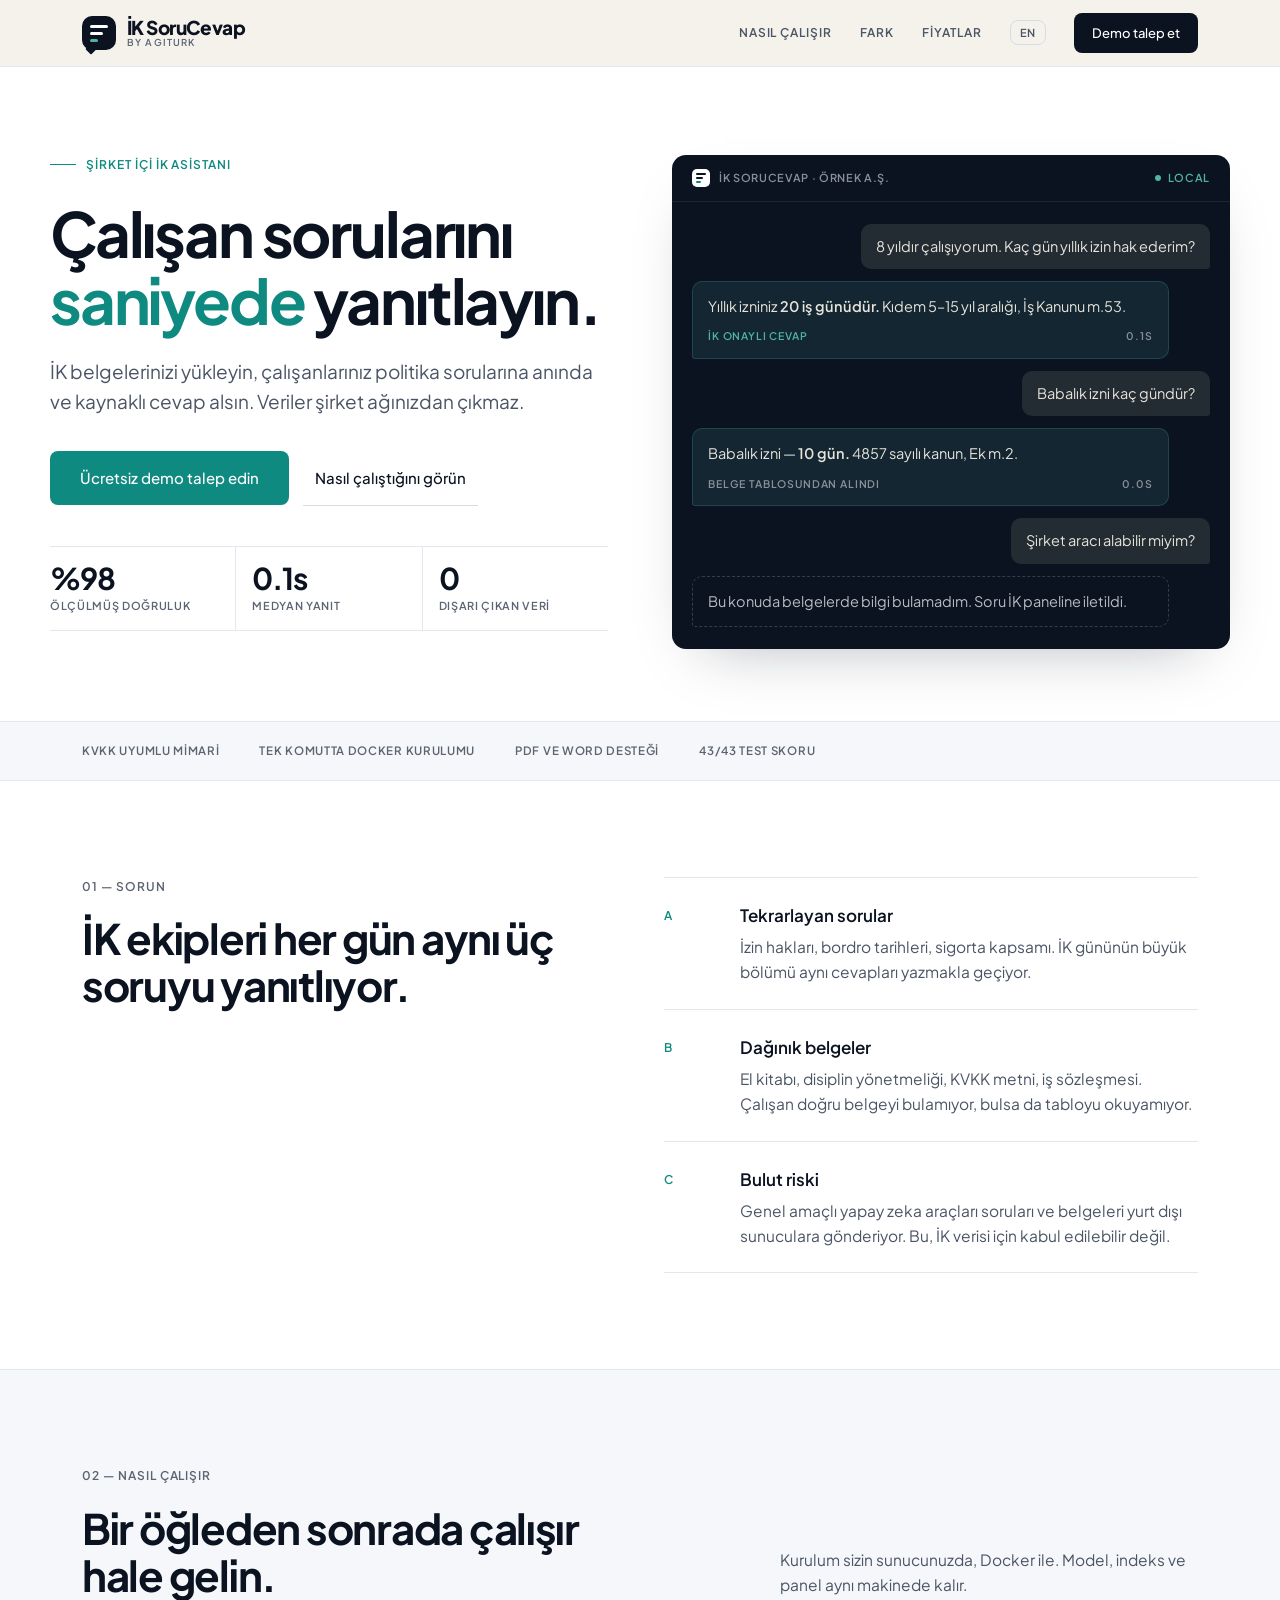
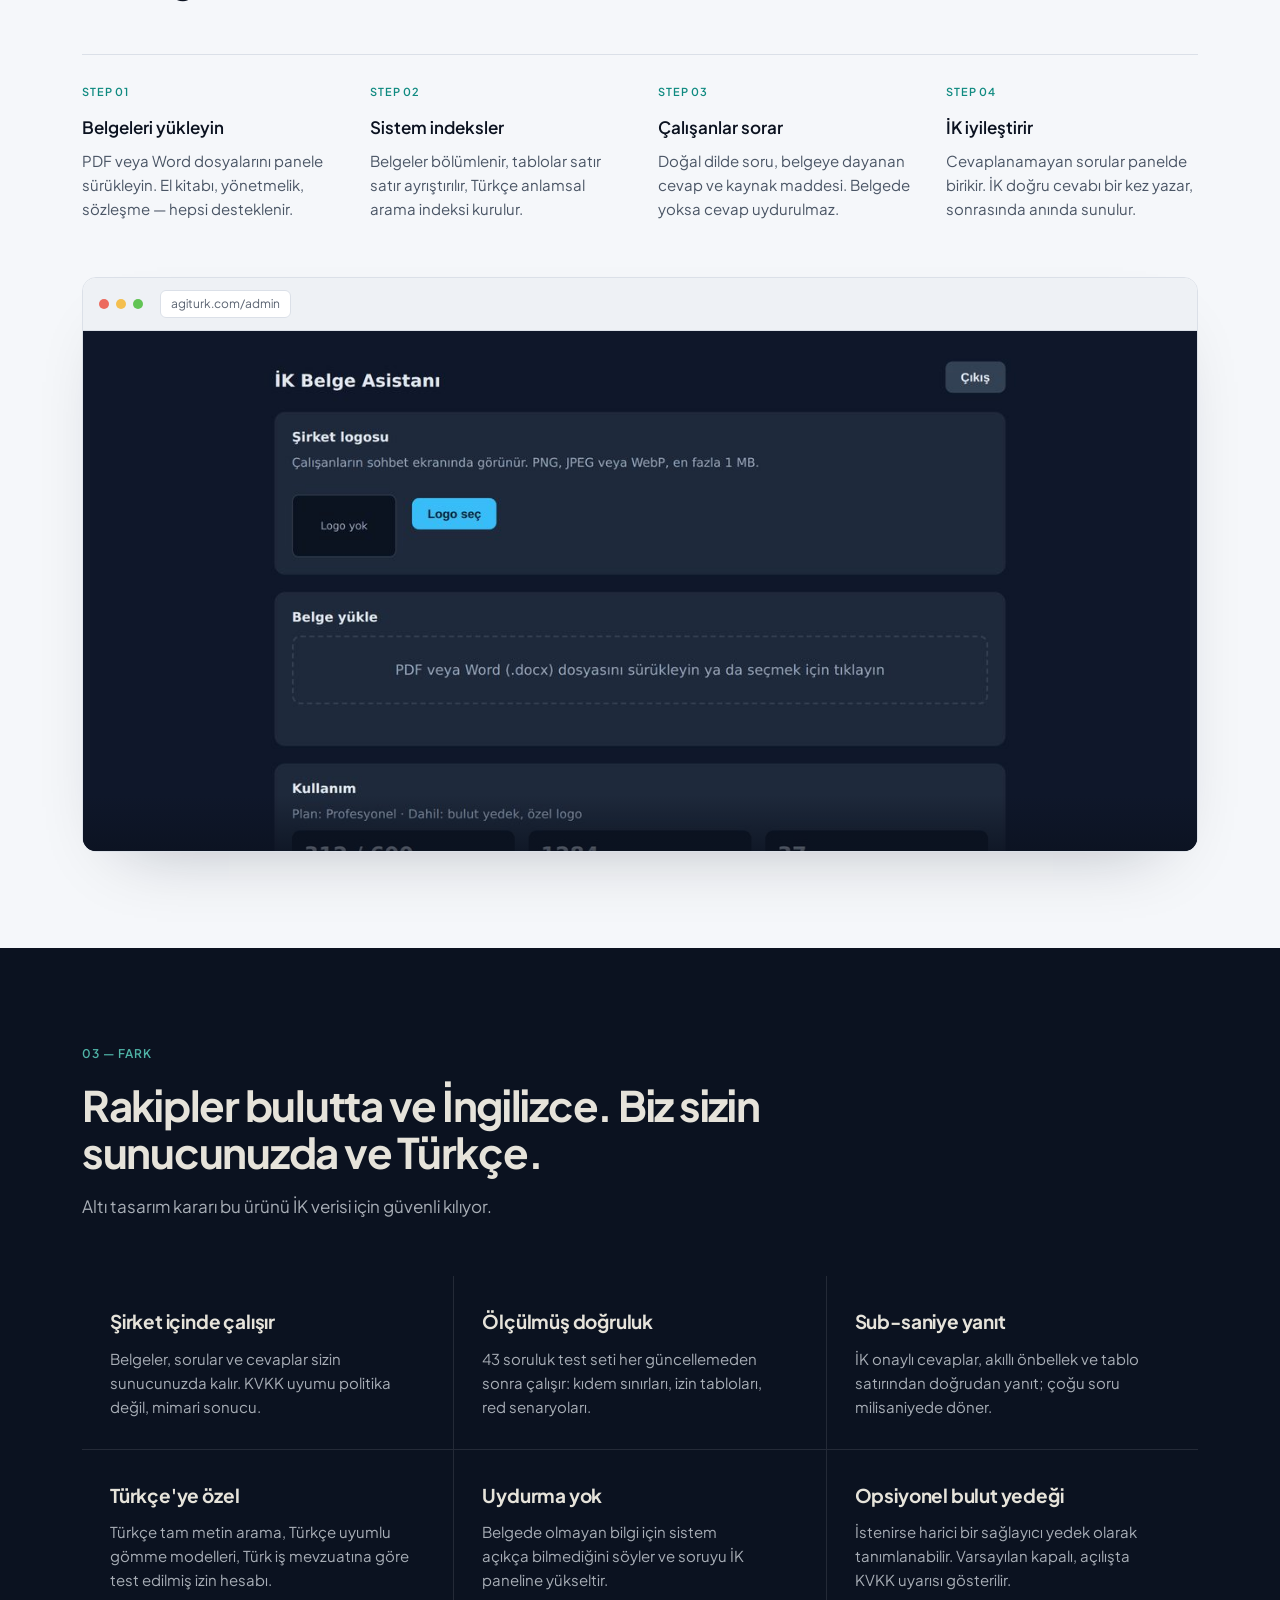
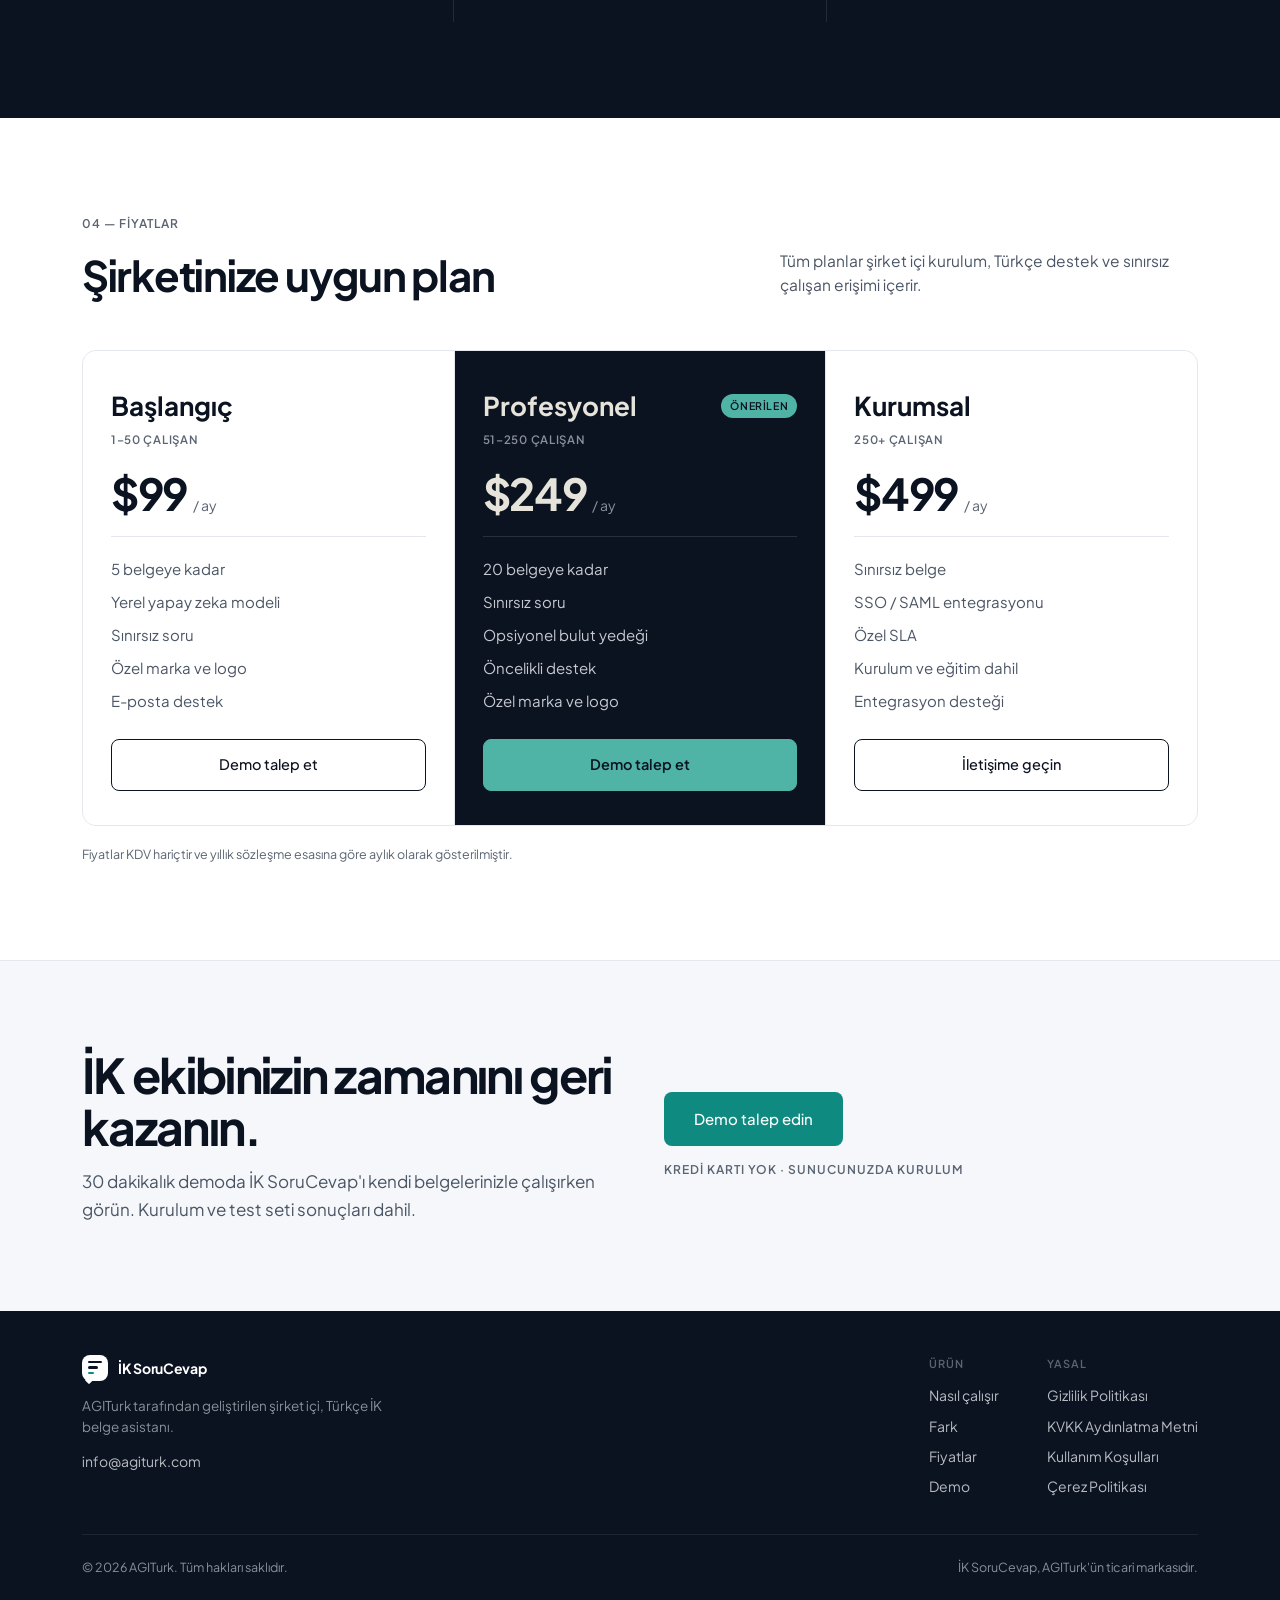
<file: index.html>
<!DOCTYPE html>
<html lang="tr">
<head>
<meta charset="utf-8">
<meta name="viewport" content="width=device-width, initial-scale=1">
<title>İK SoruCevap — Çalışan sorularını saniyede yanıtlayın | AGITurk</title>
<meta name="description" content="İK belgelerinizi yükleyin, çalışanlarınız politika sorularına anında ve kaynaklı cevap alsın. Veriler şirket ağınızdan çıkmaz. KVKK uyumlu, şirket içi İK asistanı.">
<meta property="og:title" content="İK SoruCevap — AGITurk">
<meta property="og:description" content="Şirket içi, Türkçe, KVKK uyumlu İK belge asistanı.">
<meta property="og:type" content="website">
<meta property="og:url" content="https://agiturk.com/">
<link rel="canonical" href="https://agiturk.com/">
<link rel="preconnect" href="https://fonts.googleapis.com">
<link rel="preconnect" href="https://fonts.gstatic.com" crossorigin>
<link href="https://fonts.googleapis.com/css2?family=Plus+Jakarta+Sans:wght@400;500;600;700;800&amp;display=swap" rel="stylesheet">
<link rel="stylesheet" href="site.css">
<script defer src="https://static.cloudflareinsights.com/beacon.min.js" data-cf-beacon='{"token": "66b200e742b14bac8f52933830bd922a"}'></script>
</head>
<body data-lang="tr">

<header>
  <div class="wrap hdr">
    <a href="#top" class="logo" aria-label="İK SoruCevap">
      <span class="mark"><span class="box"><i></i><i></i><i></i></span><span class="tail"></span></span>
      <span class="brand"><b class="tr">İK SoruCevap</b><b class="en">HandbookIQ</b><small lang="en">BY AGITURK</small></span>
    </a>
    <nav>
      <a class="hide-m tr" href="#nasil">Nasıl çalışır</a><a class="hide-m en" href="#nasil">How it works</a>
      <a class="hide-m tr" href="#fark">Fark</a><a class="hide-m en" href="#fark">Difference</a>
      <a class="hide-m tr" href="#fiyat">Fiyatlar</a><a class="hide-m en" href="#fiyat">Pricing</a>
      <button class="lang" onclick="toggleLang()" aria-label="Change language">EN</button>
      <a class="btn-dark tr" href="#demo">Demo talep et</a><a class="btn-dark en" href="#demo">Request demo</a>
    </nav>
  </div>
</header>

<main id="top">
<section class="wrap hero">
  <div>
    <div class="eyebrow"><span class="tr">Şirket içi İK asistanı</span><span class="en">On-premises HR assistant</span></div>
    <h1 class="tr">Çalışan sorularını <em>saniyede</em> yanıtlayın.</h1>
    <h1 class="en">Answer employee questions in <em>seconds</em>.</h1>
    <p class="sub tr">İK belgelerinizi yükleyin, çalışanlarınız politika sorularına anında ve kaynaklı cevap alsın. Veriler şirket ağınızdan çıkmaz.</p>
    <p class="sub en">Upload your HR documents and employees get instant, sourced answers about company policy. Data never leaves your network.</p>
    <div class="cta-row">
      <a class="btn-teal tr" href="#demo">Ücretsiz demo talep edin</a><a class="btn-teal en" href="#demo">Request a free demo</a>
      <a class="btn-link tr" href="#nasil">Nasıl çalıştığını görün</a><a class="btn-link en" href="#nasil">See how it works</a>
    </div>
    <div class="stats">
      <div class="stat"><b class="tr">%98</b><b class="en">98%</b><span class="tr">Ölçülmüş doğruluk</span><span class="en">Measured accuracy</span></div>
      <div class="stat"><b>0.1s</b><span class="tr">Medyan yanıt</span><span class="en">Median answer</span></div>
      <div class="stat"><b>0</b><span class="tr">Dışarı çıkan veri</span><span class="en">Bytes sent out</span></div>
    </div>
  </div>

  <div class="chat" aria-hidden="true">
    <div class="chat-hd">
      <span class="l"><span class="mini"><i></i><i></i><i></i></span><span class="tr">İK SoruCevap · Örnek A.Ş.</span><span class="en">HandbookIQ · Northwind Logistics</span></span>
      <span class="r">local</span>
    </div>
    <div class="chat-bd">
      <div class="m u"><span class="tr">8 yıldır çalışıyorum. Kaç gün yıllık izin hak ederim?</span><span class="en">I've been here 8 years. How many PTO days do I get?</span></div>
      <div class="m b">
        <span class="tr">Yıllık izniniz <strong>20 iş günüdür.</strong> Kıdem 5–15 yıl aralığı, İş Kanunu m.53.</span>
        <span class="en">You accrue <strong>22 days</strong> of PTO per year. Years of service 6–10, Handbook §4.1.</span>
        <div class="meta"><span class="ok"><span class="tr">İK onaylı cevap</span><span class="en">HR-verified answer</span></span><span>0.1s</span></div>
      </div>
      <div class="m u"><span class="tr">Babalık izni kaç gündür?</span><span class="en">How long is parental leave?</span></div>
      <div class="m b">
        <span class="tr">Babalık izni — <strong>10 gün.</strong> 4857 sayılı kanun, Ek m.2.</span>
        <span class="en">Parental leave — <strong>12 weeks</strong>, paid at 100% of base pay. Handbook §5.1.</span>
        <div class="meta"><span><span class="tr">Belge tablosundan alındı</span><span class="en">Read from document table</span></span><span>0.0s</span></div>
      </div>
      <div class="m u"><span class="tr">Şirket aracı alabilir miyim?</span><span class="en">Can I get a company car?</span></div>
      <div class="m b none"><span class="tr">Bu konuda belgelerde bilgi bulamadım. Soru İK paneline iletildi.</span><span class="en">I couldn't find this in the documents I have. The question was routed to your HR team.</span></div>
    </div>
  </div>
</section>

<section class="trust">
  <div class="wrap">
    <span><span class="tr">KVKK uyumlu mimari</span><span class="en">Runs on your infrastructure</span></span>
    <span><span class="tr">Tek komutta Docker kurulumu</span><span class="en">Single-command Docker install</span></span>
    <span><span class="tr">PDF ve Word desteği</span><span class="en">PDF and Word support</span></span>
    <span><span class="tr">43/43 test skoru</span><span class="en">No per-seat pricing</span></span>
  </div>
</section>

<section class="problem">
  <div class="wrap grid">
    <div>
      <div class="eyebrow"><span class="tr">01 — Sorun</span><span class="en">01 — The problem</span></div>
      <h2 class="title tr">İK ekipleri her gün aynı üç soruyu yanıtlıyor.</h2>
      <h2 class="title en">HR teams answer the same three questions every day.</h2>
    </div>
    <div>
      <div class="row"><span class="k">A</span><div>
        <h3 class="tr">Tekrarlayan sorular</h3><h3 class="en">Repetitive questions</h3>
        <p class="tr">İzin hakları, bordro tarihleri, sigorta kapsamı. İK gününün büyük bölümü aynı cevapları yazmakla geçiyor.</p>
        <p class="en">Leave entitlements, payroll dates, insurance coverage. Most of an HR day goes into retyping the same answers.</p>
      </div></div>
      <div class="row"><span class="k">B</span><div>
        <h3 class="tr">Dağınık belgeler</h3><h3 class="en">Scattered documents</h3>
        <p class="tr">El kitabı, disiplin yönetmeliği, KVKK metni, iş sözleşmesi. Çalışan doğru belgeyi bulamıyor, bulsa da tabloyu okuyamıyor.</p>
        <p class="en">Handbook, disciplinary rules, privacy notice, contract. Employees can't find the right file — or can't read the table inside it.</p>
      </div></div>
      <div class="row"><span class="k">C</span><div>
        <h3 class="tr">Bulut riski</h3><h3 class="en">Cloud exposure</h3>
        <p class="tr">Genel amaçlı yapay zeka araçları soruları ve belgeleri yurt dışı sunuculara gönderiyor. Bu, İK verisi için kabul edilebilir değil.</p>
        <p class="en">General-purpose AI tools ship questions and documents to servers abroad. For HR data, that isn't an acceptable trade.</p>
      </div></div>
    </div>
  </div>
</section>

<section class="how" id="nasil">
  <div class="wrap">
    <div class="split">
      <div>
        <div class="eyebrow"><span class="tr">02 — Nasıl çalışır</span><span class="en">02 — How it works</span></div>
        <h2 class="title tr" style="max-width:22ch">Bir öğleden sonrada çalışır hale gelin.</h2>
        <h2 class="title en" style="max-width:22ch">Live by the end of one afternoon.</h2>
      </div>
      <p class="lead"><span class="tr">Kurulum sizin sunucunuzda, Docker ile. Model, indeks ve panel aynı makinede kalır.</span><span class="en">Installed on your server with Docker. Model, index and dashboard all stay on that one machine.</span></p>
    </div>
    <div class="steps">
      <div class="step"><div class="n">STEP 01</div>
        <h3 class="tr">Belgeleri yükleyin</h3><h3 class="en">Upload the documents</h3>
        <p class="tr">PDF veya Word dosyalarını panele sürükleyin. El kitabı, yönetmelik, sözleşme — hepsi desteklenir.</p>
        <p class="en">Drag PDF or Word files into the dashboard. Handbooks, regulations, contracts — all supported.</p></div>
      <div class="step"><div class="n">STEP 02</div>
        <h3 class="tr">Sistem indeksler</h3><h3 class="en">The system indexes</h3>
        <p class="tr">Belgeler bölümlenir, tablolar satır satır ayrıştırılır, Türkçe anlamsal arama indeksi kurulur.</p>
        <p class="en">Documents are split by section, tables parsed row by row, and a semantic search index is built — all locally.</p></div>
      <div class="step"><div class="n">STEP 03</div>
        <h3 class="tr">Çalışanlar sorar</h3><h3 class="en">Employees ask</h3>
        <p class="tr">Doğal dilde soru, belgeye dayanan cevap ve kaynak maddesi. Belgede yoksa cevap uydurulmaz.</p>
        <p class="en">Natural-language question, document-grounded answer, cited clause. If it isn't in the docs, nothing is invented.</p></div>
      <div class="step"><div class="n">STEP 04</div>
        <h3 class="tr">İK iyileştirir</h3><h3 class="en">HR improves it</h3>
        <p class="tr">Cevaplanamayan sorular panelde birikir. İK doğru cevabı bir kez yazar, sonrasında anında sunulur.</p>
        <p class="en">Unanswered questions collect in the dashboard. HR writes the answer once; it's served instantly after that.</p></div>
    </div>
    <div class="shot">
      <div class="shot-chrome"><span></span><span></span><span></span><em class="tr">agiturk.com/admin</em><em class="en">agiturk.com/admin</em></div>
      <div class="shot-window">
        <img src="img/panel-screenshot.jpg" data-src-tr="img/panel-screenshot.jpg" data-src-en="img/panel-screenshot-en.jpg" alt="HR admin dashboard" class="shot-scroll" loading="lazy">
      </div>
    </div>
  </div>
</section>

<section class="diff" id="fark">
  <div class="wrap">
    <div style="max-width:60ch;margin-bottom:56px">
      <div class="eyebrow"><span class="tr">03 — Fark</span><span class="en">03 — Difference</span></div>
      <h2 class="title tr" style="margin-bottom:18px">Rakipler bulutta ve İngilizce. Biz sizin sunucunuzda ve Türkçe.</h2>
      <h2 class="title en" style="margin-bottom:18px">The alternatives are cloud-only and charge per seat. We run on your server, at a flat rate.</h2>
      <p class="lead tr">Altı tasarım kararı bu ürünü İK verisi için güvenli kılıyor.</p>
      <p class="lead en">Six design decisions that make this safe for HR data and predictable for your budget.</p>
    </div>
    <div class="grid">
      <div class="cell"><h3 class="tr">Şirket içinde çalışır</h3><h3 class="en">Runs on your network</h3>
        <p class="tr">Belgeler, sorular ve cevaplar sizin sunucunuzda kalır. KVKK uyumu politika değil, mimari sonucu.</p>
        <p class="en">Documents, questions and answers stay on your server. Data residency by architecture, not by policy — no subprocessor list to review.</p></div>
      <div class="cell"><h3 class="tr">Ölçülmüş doğruluk</h3><h3 class="en">Measured accuracy</h3>
        <p class="tr">43 soruluk test seti her güncellemeden sonra çalışır: kıdem sınırları, izin tabloları, red senaryoları.</p>
        <p class="en">An evaluation suite runs after every update: tenure boundaries, leave tables, benefits eligibility and refusal cases. We show you the results before you buy.</p></div>
      <div class="cell"><h3 class="tr">Sub-saniye yanıt</h3><h3 class="en">Sub-second answers</h3>
        <p class="tr">İK onaylı cevaplar, akıllı önbellek ve tablo satırından doğrudan yanıt; çoğu soru milisaniyede döner.</p>
        <p class="en">HR-verified answers, a smart cache and direct table-row lookups return most questions in milliseconds.</p></div>
      <div class="cell"><h3 class="tr">Türkçe'ye özel</h3><h3 class="en">Flat pricing</h3>
        <p class="tr">Türkçe tam metin arama, Türkçe uyumlu gömme modelleri, Türk iş mevzuatına göre test edilmiş izin hesabı.</p>
        <p class="en">One price per plan, unlimited employees. A 200-person company pays the same whether 20 or 200 people use it.</p></div>
      <div class="cell"><h3 class="tr">Uydurma yok</h3><h3 class="en">No fabrication</h3>
        <p class="tr">Belgede olmayan bilgi için sistem açıkça bilmediğini söyler ve soruyu İK paneline yükseltir.</p>
        <p class="en">When something isn't in the documents the system says so plainly and escalates the question to HR.</p></div>
      <div class="cell"><h3 class="tr">Opsiyonel bulut yedeği</h3><h3 class="en">Optional cloud fallback</h3>
        <p class="tr">İstenirse harici bir sağlayıcı yedek olarak tanımlanabilir. Varsayılan kapalı, açılışta KVKK uyarısı gösterilir.</p>
        <p class="en">An external provider can be configured as fallback. Off by default, enabled only behind an explicit data-handling notice.</p></div>
    </div>
  </div>
</section>

<section class="pricing" id="fiyat">
  <div class="wrap">
    <div class="split" style="margin-bottom:52px">
      <div>
        <div class="eyebrow"><span class="tr">04 — Fiyatlar</span><span class="en">04 — Pricing</span></div>
        <h2 class="title tr">Şirketinize uygun plan</h2><h2 class="title en">A plan that fits your company</h2>
      </div>
      <p class="lead"><span class="tr">Tüm planlar şirket içi kurulum, Türkçe destek ve sınırsız çalışan erişimi içerir.</span><span class="en">Every plan includes self-hosted installation, unlimited employees and email support.</span></p>
    </div>
    <div class="plans">
      <div class="plan">
        <h3 class="tr">Başlangıç</h3><h3 class="en">Starter</h3>
        <div class="who">1–50 <span class="tr">çalışan</span><span class="en">employees</span></div>
        <div class="price"><b>$99</b><span class="tr">/ ay</span><span class="en">/ mo</span></div>
        <ul class="tr"><li>5 belgeye kadar</li><li>Yerel yapay zeka modeli</li><li>Sınırsız soru</li><li>Özel marka ve logo</li><li>E-posta destek</li></ul>
        <ul class="en"><li>Up to 5 documents</li><li>Local AI model</li><li>Unlimited questions</li><li>Custom branding</li><li>Email support</li></ul>
        <a class="tr" href="#demo">Demo talep et</a><a class="en" href="#demo">Request demo</a>
      </div>
      <div class="plan hi">
        <div class="top"><h3 class="tr">Profesyonel</h3><h3 class="en">Professional</h3><span class="tag tr">Önerilen</span><span class="tag en">Popular</span></div>
        <div class="who">51–250 <span class="tr">çalışan</span><span class="en">employees</span></div>
        <div class="price"><b>$249</b><span class="tr">/ ay</span><span class="en">/ mo</span></div>
        <ul class="tr"><li>20 belgeye kadar</li><li>Sınırsız soru</li><li>Opsiyonel bulut yedeği</li><li>Öncelikli destek</li><li>Özel marka ve logo</li></ul>
        <ul class="en"><li>Up to 20 documents</li><li>Unlimited questions</li><li>Optional cloud fallback</li><li>Priority support</li><li>Custom branding</li></ul>
        <a class="tr" href="#demo">Demo talep et</a><a class="en" href="#demo">Request demo</a>
      </div>
      <div class="plan">
        <h3 class="tr">Kurumsal</h3><h3 class="en">Enterprise</h3>
        <div class="who">250+ <span class="tr">çalışan</span><span class="en">employees</span></div>
        <div class="price"><b>$499</b><span class="tr">/ ay</span><span class="en">/ mo</span></div>
        <ul class="tr"><li>Sınırsız belge</li><li>SSO / SAML entegrasyonu</li><li>Özel SLA</li><li>Kurulum ve eğitim dahil</li><li>Entegrasyon desteği</li></ul>
        <ul class="en"><li>Unlimited documents</li><li>SSO / SAML integration</li><li>Custom SLA</li><li>Setup and training included</li><li>Integration support</li></ul>
        <a class="tr" href="#demo">İletişime geçin</a><a class="en" href="#demo">Contact us</a>
      </div>
    </div>
    <p class="fine"><span class="tr">Fiyatlar KDV hariçtir ve yıllık sözleşme esasına göre aylık olarak gösterilmiştir.</span><span class="en">Prices exclude VAT and are shown per month on an annual agreement.</span></p>
  </div>
</section>

<section class="cta" id="demo">
  <div class="wrap grid">
    <div>
      <h2 class="tr">İK ekibinizin zamanını geri kazanın.</h2><h2 class="en">Give your HR team their time back.</h2>
      <p class="tr">30 dakikalık demoda İK SoruCevap'ı kendi belgelerinizle çalışırken görün. Kurulum ve test seti sonuçları dahil.</p>
      <p class="en">In a 30-minute demo, see HandbookIQ running on your own handbook — install walkthrough and eval results included.</p>
    </div>
    <div class="side">
      <a class="btn-teal tr" href="mailto:info@agiturk.com?subject=%C4%B0K%20SoruCevap%20Demo%20Talebi">Demo talep edin</a>
      <a class="btn-teal en" href="mailto:info@agiturk.com?subject=%C4%B0K%20SoruCevap%20Demo%20Request">Request a demo</a>
      <p class="note"><span class="tr">Kredi kartı yok · Sunucunuzda kurulum</span><span class="en">No credit card · Installed on your server</span></p>
    </div>
  </div>
</section>
</main>

<footer>
  <div class="wrap">
    <div class="ft-top">
      <div>
        <div class="ft-brand">
          <span class="mark"><span class="box"><i></i><i></i><i></i></span><span class="tail"></span></span>
          <b class="tr">İK SoruCevap</b><b class="en">HandbookIQ</b>
        </div>
        <p class="ft-desc"><span class="tr">AGITurk tarafından geliştirilen şirket içi, Türkçe İK belge asistanı.</span><span class="en">A self-hosted HR document assistant by AGITurk. Instant, cited answers from your own policies.</span></p>
        <a href="mailto:info@agiturk.com" class="ft-mail">info@agiturk.com</a>
      </div>
      <div class="ft-cols">
        <div class="ft-col">
          <h4 class="tr">Ürün</h4><h4 class="en">Product</h4>
          <a class="tr" href="#nasil">Nasıl çalışır</a><a class="en" href="#nasil">How it works</a>
          <a class="tr" href="#fark">Fark</a><a class="en" href="#fark">Difference</a>
          <a class="tr" href="#fiyat">Fiyatlar</a><a class="en" href="#fiyat">Pricing</a>
          <a href="#demo">Demo</a>
        </div>
        <div class="ft-col">
          <h4 class="tr">Yasal</h4><h4 class="en">Legal</h4>
          <a class="tr" href="gizlilik.html">Gizlilik Politikası</a><a class="en" href="gizlilik.html">Privacy Policy</a>
          <a class="tr" href="kvkk.html">KVKK Aydınlatma Metni</a>
          <a class="tr" href="kullanim-kosullari.html">Kullanım Koşulları</a><a class="en" href="kullanim-kosullari.html">Terms of Service</a>
          <a class="tr" href="cerez.html">Çerez Politikası</a><a class="en" href="cerez.html">Cookie Policy</a>
        </div>
      </div>
    </div>
    <div class="ft-bot">
      <span><span class="tr">© 2026 AGITurk. Tüm hakları saklıdır.</span><span class="en">© 2026 AGITurk. All rights reserved.</span></span>
      <span><span class="tr">İK SoruCevap, AGITurk'ün ticari markasıdır.</span><span class="en">HandbookIQ is a trademark of AGITurk.</span></span>
    </div>
  </div>
</footer>

<script src="site.js"></script>
</body>
</html>
</file>
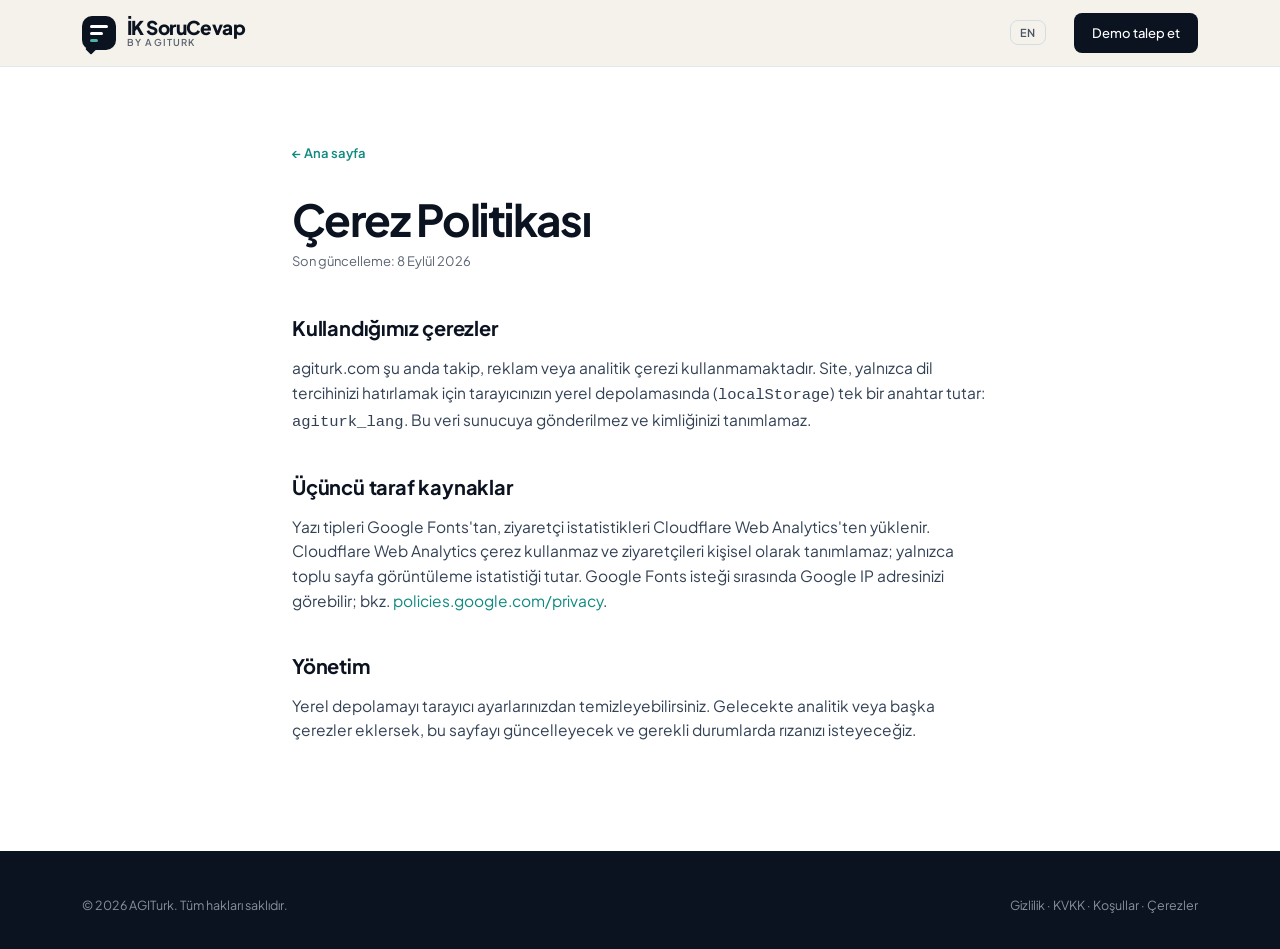
<file: cerez.html>
<!DOCTYPE html>
<html lang="tr">
<head>
<meta charset="utf-8">
<meta name="viewport" content="width=device-width, initial-scale=1">
<title>Çerez Politikası | AGITurk</title>
<meta name="robots" content="noindex,follow">
<link rel="preconnect" href="https://fonts.googleapis.com">
<link rel="preconnect" href="https://fonts.gstatic.com" crossorigin>
<link href="https://fonts.googleapis.com/css2?family=Plus+Jakarta+Sans:wght@400;500;600;700;800&amp;display=swap" rel="stylesheet">
<link rel="stylesheet" href="site.css">
<script defer src="https://static.cloudflareinsights.com/beacon.min.js" data-cf-beacon='{"token": "66b200e742b14bac8f52933830bd922a"}'></script>
</head>
<body data-lang="tr">
<header>
  <div class="wrap hdr">
    <a href="index.html" class="logo" aria-label="İK SoruCevap">
      <span class="mark"><span class="box"><i></i><i></i><i></i></span><span class="tail"></span></span>
      <span class="brand"><b class="tr">İK SoruCevap</b><b class="en">HandbookIQ</b><small lang="en">BY AGITURK</small></span>
    </a>
    <nav>
      <button class="lang" onclick="toggleLang()" aria-label="Change language">EN</button>
      <a class="btn-dark tr" href="index.html#demo">Demo talep et</a><a class="btn-dark en" href="index.html#demo">Request demo</a>
    </nav>
  </div>
</header>
<main class="legal">
  <a class="back tr" href="index.html">← Ana sayfa</a><a class="back en" href="index.html">← Home</a>
  <h1 class="tr">Çerez Politikası</h1><h1 class="en">Cookie Policy</h1>
  <p class="updated"><span class="tr">Son güncelleme: 8 Eylül 2026</span><span class="en">Last updated: 8 September 2026</span></p>
<h2 class="tr">Kullandığımız çerezler</h2><h2 class="en">Cookies we use</h2>
<div class="tr"><p>agiturk.com şu anda takip, reklam veya analitik çerezi kullanmamaktadır. Site, yalnızca dil tercihinizi hatırlamak için tarayıcınızın yerel depolamasında (<code>localStorage</code>) tek bir anahtar tutar: <code>agiturk_lang</code>. Bu veri sunucuya gönderilmez ve kimliğinizi tanımlamaz.</p></div><div class="en"><p>agiturk.com currently uses no tracking, advertising or analytics cookies. The site keeps a single key in your browser's local storage (<code>localStorage</code>) to remember your language preference: <code>agiturk_lang</code>. This data is never sent to the server and does not identify you.</p></div>
<h2 class="tr">Üçüncü taraf kaynaklar</h2><h2 class="en">Third-party resources</h2>
<div class="tr"><p>Yazı tipleri Google Fonts'tan, ziyaretçi istatistikleri Cloudflare Web Analytics'ten yüklenir. Cloudflare Web Analytics çerez kullanmaz ve ziyaretçileri kişisel olarak tanımlamaz; yalnızca toplu sayfa görüntüleme istatistiği tutar. Google Fonts isteği sırasında Google IP adresinizi görebilir; bkz. <a href="https://policies.google.com/privacy" rel="noopener" target="_blank">policies.google.com/privacy</a>.</p></div><div class="en"><p>Fonts are loaded from Google Fonts and visit statistics from Cloudflare Web Analytics. Cloudflare Web Analytics uses no cookies and does not personally identify visitors; it keeps only aggregate page-view statistics. During the Google Fonts request Google may see your IP address; see <a href="https://policies.google.com/privacy" rel="noopener" target="_blank">policies.google.com/privacy</a>.</p></div>
<h2 class="tr">Yönetim</h2><h2 class="en">Management</h2>
<div class="tr"><p>Yerel depolamayı tarayıcı ayarlarınızdan temizleyebilirsiniz. Gelecekte analitik veya başka çerezler eklersek, bu sayfayı güncelleyecek ve gerekli durumlarda rızanızı isteyeceğiz.</p></div><div class="en"><p>You can clear local storage from your browser settings. If we add analytics or other cookies in the future, we will update this page and request consent where required.</p></div>

</main>
<footer>
  <div class="wrap">
    <div class="ft-bot" style="padding-top:0;border:0">
      <span><span class="tr">© 2026 AGITurk. Tüm hakları saklıdır.</span><span class="en">© 2026 AGITurk. All rights reserved.</span></span>
      <span>
        <a class="tr" href="gizlilik.html">Gizlilik</a><a class="en" href="gizlilik.html">Privacy</a> ·
        <a class="tr" href="kvkk.html">KVKK</a><span class="tr"> · </span>
        <a class="tr" href="kullanim-kosullari.html">Koşullar</a><a class="en" href="kullanim-kosullari.html">Terms</a> ·
        <a class="tr" href="cerez.html">Çerezler</a><a class="en" href="cerez.html">Cookies</a>
      </span>
    </div>
  </div>
</footer>
<script src="site.js"></script>
</body>
</html>
</file>
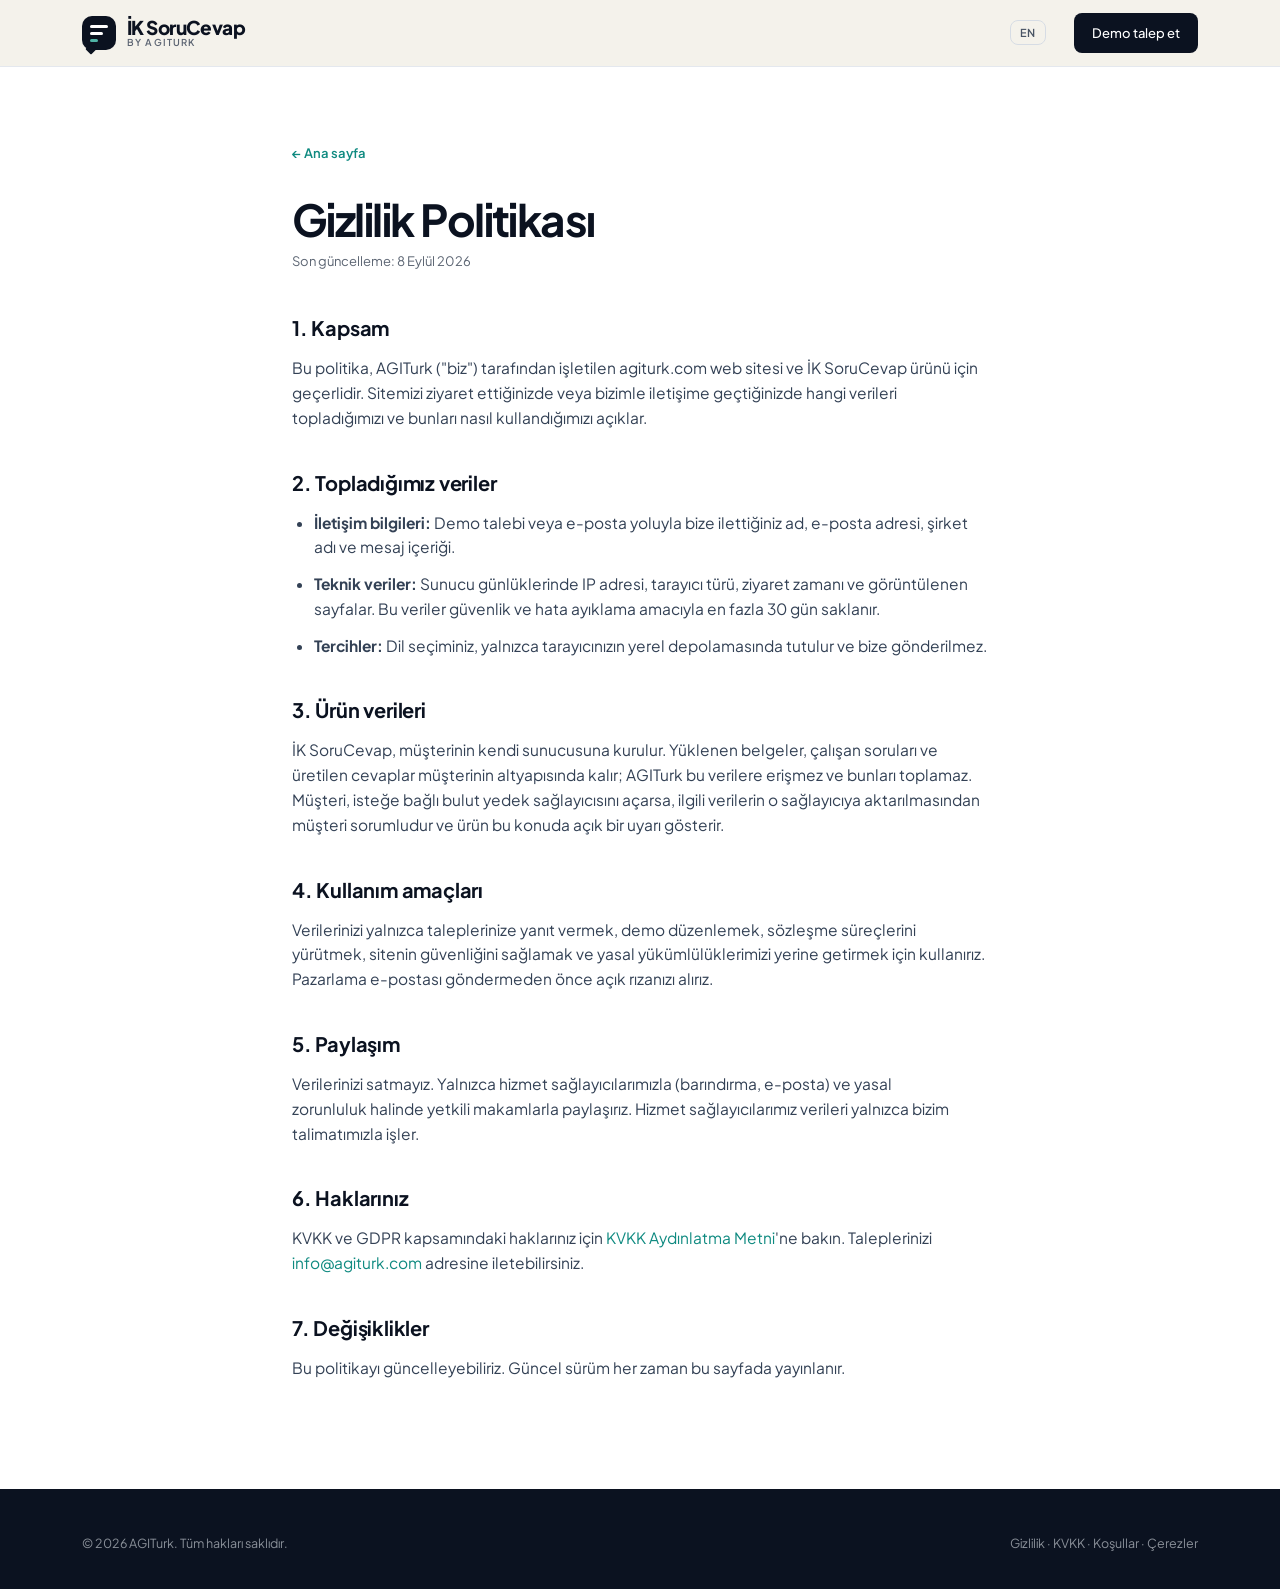
<file: gizlilik.html>
<!DOCTYPE html>
<html lang="tr">
<head>
<meta charset="utf-8">
<meta name="viewport" content="width=device-width, initial-scale=1">
<title>Gizlilik Politikası | AGITurk</title>
<meta name="robots" content="noindex,follow">
<link rel="preconnect" href="https://fonts.googleapis.com">
<link rel="preconnect" href="https://fonts.gstatic.com" crossorigin>
<link href="https://fonts.googleapis.com/css2?family=Plus+Jakarta+Sans:wght@400;500;600;700;800&amp;display=swap" rel="stylesheet">
<link rel="stylesheet" href="site.css">
<script defer src="https://static.cloudflareinsights.com/beacon.min.js" data-cf-beacon='{"token": "66b200e742b14bac8f52933830bd922a"}'></script>
</head>
<body data-lang="tr">
<header>
  <div class="wrap hdr">
    <a href="index.html" class="logo" aria-label="İK SoruCevap">
      <span class="mark"><span class="box"><i></i><i></i><i></i></span><span class="tail"></span></span>
      <span class="brand"><b class="tr">İK SoruCevap</b><b class="en">HandbookIQ</b><small lang="en">BY AGITURK</small></span>
    </a>
    <nav>
      <button class="lang" onclick="toggleLang()" aria-label="Change language">EN</button>
      <a class="btn-dark tr" href="index.html#demo">Demo talep et</a><a class="btn-dark en" href="index.html#demo">Request demo</a>
    </nav>
  </div>
</header>
<main class="legal">
  <a class="back tr" href="index.html">← Ana sayfa</a><a class="back en" href="index.html">← Home</a>
  <h1 class="tr">Gizlilik Politikası</h1><h1 class="en">Privacy Policy</h1>
  <p class="updated"><span class="tr">Son güncelleme: 8 Eylül 2026</span><span class="en">Last updated: 8 September 2026</span></p>
<h2 class="tr">1. Kapsam</h2><h2 class="en">1. Scope</h2>
<div class="tr"><p>Bu politika, AGITurk ("biz") tarafından işletilen agiturk.com web sitesi ve İK SoruCevap ürünü için geçerlidir. Sitemizi ziyaret ettiğinizde veya bizimle iletişime geçtiğinizde hangi verileri topladığımızı ve bunları nasıl kullandığımızı açıklar.</p></div><div class="en"><p>This policy applies to the agiturk.com website and the İK SoruCevap product operated by AGITurk ("we"). It explains what data we collect when you visit our site or contact us, and how we use it.</p></div>
<h2 class="tr">2. Topladığımız veriler</h2><h2 class="en">2. Data we collect</h2>
<div class="tr"><ul><li><strong>İletişim bilgileri:</strong> Demo talebi veya e-posta yoluyla bize ilettiğiniz ad, e-posta adresi, şirket adı ve mesaj içeriği.</li><li><strong>Teknik veriler:</strong> Sunucu günlüklerinde IP adresi, tarayıcı türü, ziyaret zamanı ve görüntülenen sayfalar. Bu veriler güvenlik ve hata ayıklama amacıyla en fazla 30 gün saklanır.</li><li><strong>Tercihler:</strong> Dil seçiminiz, yalnızca tarayıcınızın yerel depolamasında tutulur ve bize gönderilmez.</li></ul></div><div class="en"><ul><li><strong>Contact details:</strong> Name, email address, company name and message content you send us via a demo request or email.</li><li><strong>Technical data:</strong> IP address, browser type, time of visit and pages viewed in server logs. Kept for at most 30 days for security and debugging.</li><li><strong>Preferences:</strong> Your language choice, stored only in your browser's local storage and never sent to us.</li></ul></div>
<h2 class="tr">3. Ürün verileri</h2><h2 class="en">3. Product data</h2>
<div class="tr"><p>İK SoruCevap, müşterinin kendi sunucusuna kurulur. Yüklenen belgeler, çalışan soruları ve üretilen cevaplar müşterinin altyapısında kalır; AGITurk bu verilere erişmez ve bunları toplamaz. Müşteri, isteğe bağlı bulut yedek sağlayıcısını açarsa, ilgili verilerin o sağlayıcıya aktarılmasından müşteri sorumludur ve ürün bu konuda açık bir uyarı gösterir.</p></div><div class="en"><p>İK SoruCevap is installed on the customer's own server. Uploaded documents, employee questions and generated answers remain on the customer's infrastructure; AGITurk does not access or collect this data. If the customer enables the optional cloud fallback provider, the customer is responsible for the transfer of data to that provider, and the product shows an explicit warning before activation.</p></div>
<h2 class="tr">4. Kullanım amaçları</h2><h2 class="en">4. Purposes</h2>
<div class="tr"><p>Verilerinizi yalnızca taleplerinize yanıt vermek, demo düzenlemek, sözleşme süreçlerini yürütmek, sitenin güvenliğini sağlamak ve yasal yükümlülüklerimizi yerine getirmek için kullanırız. Pazarlama e-postası göndermeden önce açık rızanızı alırız.</p></div><div class="en"><p>We use your data only to respond to your requests, arrange demos, run contracting processes, keep the site secure and meet our legal obligations. We obtain your explicit consent before sending marketing email.</p></div>
<h2 class="tr">5. Paylaşım</h2><h2 class="en">5. Sharing</h2>
<div class="tr"><p>Verilerinizi satmayız. Yalnızca hizmet sağlayıcılarımızla (barındırma, e-posta) ve yasal zorunluluk halinde yetkili makamlarla paylaşırız. Hizmet sağlayıcılarımız verileri yalnızca bizim talimatımızla işler.</p></div><div class="en"><p>We do not sell your data. We share it only with our service providers (hosting, email) and with authorities where legally required. Our providers process data only on our instructions.</p></div>
<h2 class="tr">6. Haklarınız</h2><h2 class="en">6. Your rights</h2>
<div class="tr"><p>KVKK ve GDPR kapsamındaki haklarınız için <a href="kvkk.html">KVKK Aydınlatma Metni</a>'ne bakın. Taleplerinizi <a href="mailto:info@agiturk.com">info@agiturk.com</a> adresine iletebilirsiniz.</p></div><div class="en"><p>You may request access to, correction of, or deletion of your personal data under the data protection law that applies to you (including GDPR in the EU and KVKK in Türkiye). Send requests to <a href="mailto:info@agiturk.com">info@agiturk.com</a>; we respond within 30 days.</p></div>
<h2 class="tr">7. Değişiklikler</h2><h2 class="en">7. Changes</h2>
<div class="tr"><p>Bu politikayı güncelleyebiliriz. Güncel sürüm her zaman bu sayfada yayınlanır.</p></div><div class="en"><p>We may update this policy. The current version is always published on this page.</p></div>

</main>
<footer>
  <div class="wrap">
    <div class="ft-bot" style="padding-top:0;border:0">
      <span><span class="tr">© 2026 AGITurk. Tüm hakları saklıdır.</span><span class="en">© 2026 AGITurk. All rights reserved.</span></span>
      <span>
        <a class="tr" href="gizlilik.html">Gizlilik</a><a class="en" href="gizlilik.html">Privacy</a> ·
        <a class="tr" href="kvkk.html">KVKK</a><span class="tr"> · </span>
        <a class="tr" href="kullanim-kosullari.html">Koşullar</a><a class="en" href="kullanim-kosullari.html">Terms</a> ·
        <a class="tr" href="cerez.html">Çerezler</a><a class="en" href="cerez.html">Cookies</a>
      </span>
    </div>
  </div>
</footer>
<script src="site.js"></script>
</body>
</html>
</file>
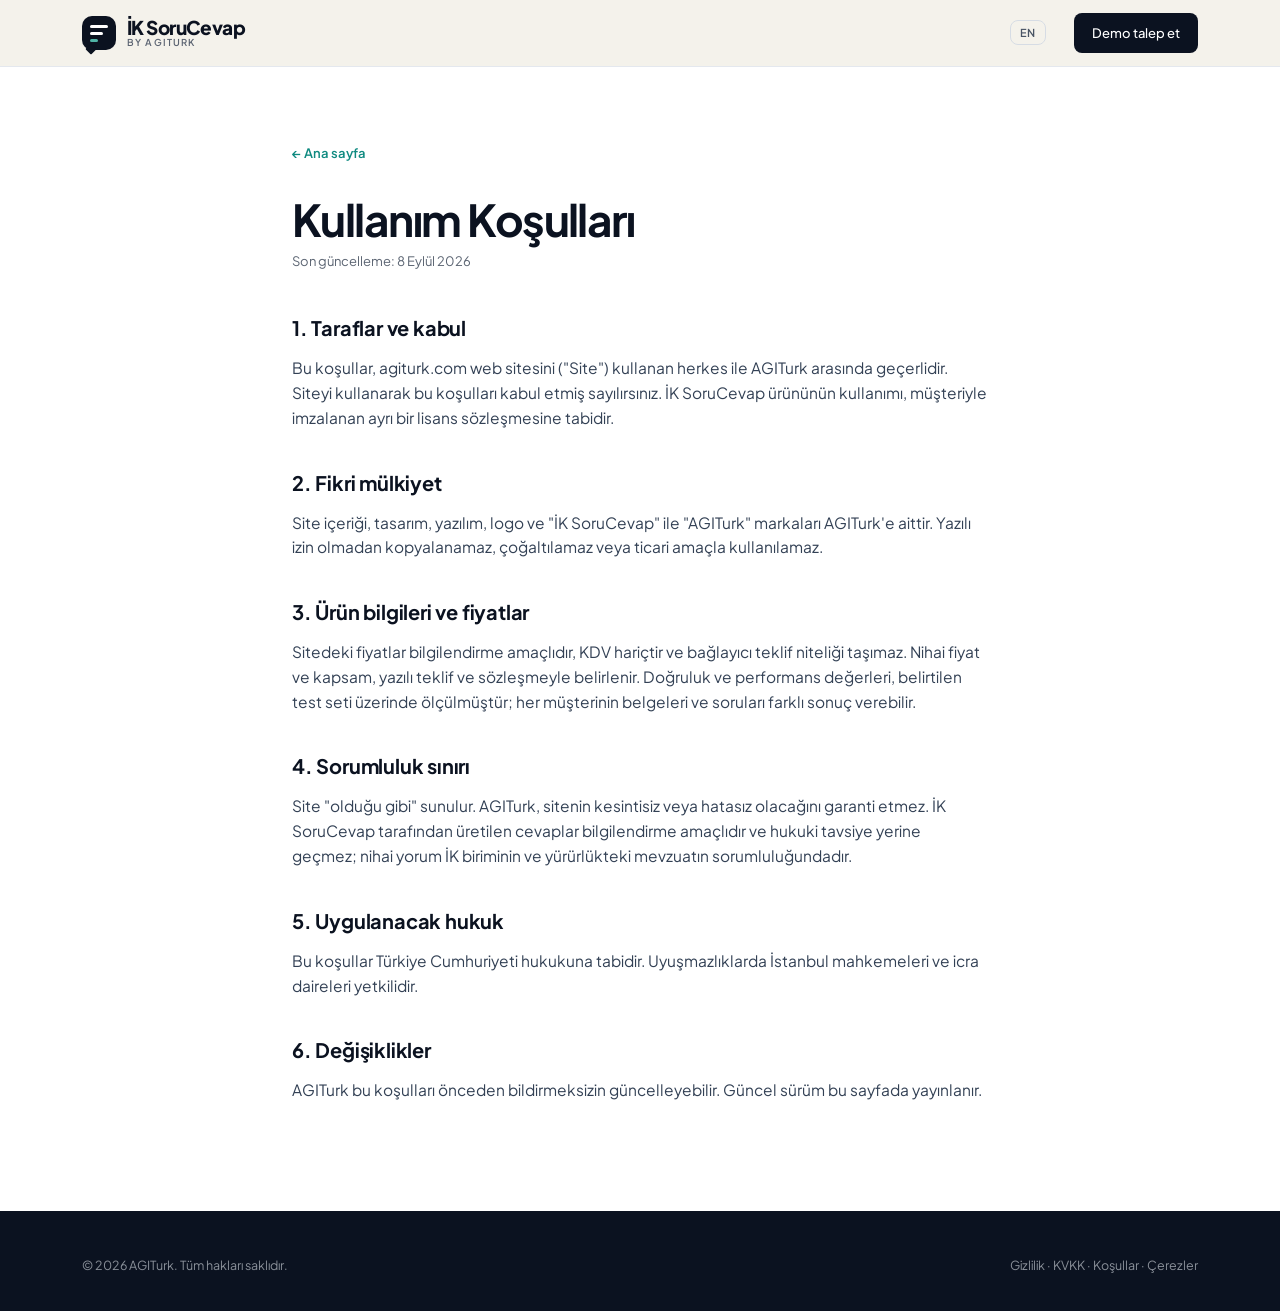
<file: kullanim-kosullari.html>
<!DOCTYPE html>
<html lang="tr">
<head>
<meta charset="utf-8">
<meta name="viewport" content="width=device-width, initial-scale=1">
<title>Kullanım Koşulları | AGITurk</title>
<meta name="robots" content="noindex,follow">
<link rel="preconnect" href="https://fonts.googleapis.com">
<link rel="preconnect" href="https://fonts.gstatic.com" crossorigin>
<link href="https://fonts.googleapis.com/css2?family=Plus+Jakarta+Sans:wght@400;500;600;700;800&amp;display=swap" rel="stylesheet">
<link rel="stylesheet" href="site.css">
<script defer src="https://static.cloudflareinsights.com/beacon.min.js" data-cf-beacon='{"token": "66b200e742b14bac8f52933830bd922a"}'></script>
</head>
<body data-lang="tr">
<header>
  <div class="wrap hdr">
    <a href="index.html" class="logo" aria-label="İK SoruCevap">
      <span class="mark"><span class="box"><i></i><i></i><i></i></span><span class="tail"></span></span>
      <span class="brand"><b class="tr">İK SoruCevap</b><b class="en">HandbookIQ</b><small lang="en">BY AGITURK</small></span>
    </a>
    <nav>
      <button class="lang" onclick="toggleLang()" aria-label="Change language">EN</button>
      <a class="btn-dark tr" href="index.html#demo">Demo talep et</a><a class="btn-dark en" href="index.html#demo">Request demo</a>
    </nav>
  </div>
</header>
<main class="legal">
  <a class="back tr" href="index.html">← Ana sayfa</a><a class="back en" href="index.html">← Home</a>
  <h1 class="tr">Kullanım Koşulları</h1><h1 class="en">Terms of Service</h1>
  <p class="updated"><span class="tr">Son güncelleme: 8 Eylül 2026</span><span class="en">Last updated: 8 September 2026</span></p>
<h2 class="tr">1. Taraflar ve kabul</h2><h2 class="en">1. Parties and acceptance</h2>
<div class="tr"><p>Bu koşullar, agiturk.com web sitesini ("Site") kullanan herkes ile AGITurk arasında geçerlidir. Siteyi kullanarak bu koşulları kabul etmiş sayılırsınız. İK SoruCevap ürününün kullanımı, müşteriyle imzalanan ayrı bir lisans sözleşmesine tabidir.</p></div><div class="en"><p>These terms apply between AGITurk and anyone using the agiturk.com website ("Site"). By using the Site you accept these terms. Use of the İK SoruCevap product is governed by a separate licence agreement signed with the customer.</p></div>
<h2 class="tr">2. Fikri mülkiyet</h2><h2 class="en">2. Intellectual property</h2>
<div class="tr"><p>Site içeriği, tasarım, yazılım, logo ve "İK SoruCevap" ile "AGITurk" markaları AGITurk'e aittir. Yazılı izin olmadan kopyalanamaz, çoğaltılamaz veya ticari amaçla kullanılamaz.</p></div><div class="en"><p>Site content, design, software, logos and the "İK SoruCevap" and "AGITurk" marks belong to AGITurk. They may not be copied, reproduced or used commercially without written permission.</p></div>
<h2 class="tr">3. Ürün bilgileri ve fiyatlar</h2><h2 class="en">3. Product information and pricing</h2>
<div class="tr"><p>Sitedeki fiyatlar bilgilendirme amaçlıdır, KDV hariçtir ve bağlayıcı teklif niteliği taşımaz. Nihai fiyat ve kapsam, yazılı teklif ve sözleşmeyle belirlenir. Doğruluk ve performans değerleri, belirtilen test seti üzerinde ölçülmüştür; her müşterinin belgeleri ve soruları farklı sonuç verebilir.</p></div><div class="en"><p>Prices on the Site are for information only, exclude VAT and do not constitute a binding offer. Final price and scope are set by written quotation and contract. Accuracy and performance figures were measured on the stated evaluation set; results vary with each customer's documents and questions.</p></div>
<h2 class="tr">4. Sorumluluk sınırı</h2><h2 class="en">4. Limitation of liability</h2>
<div class="tr"><p>Site "olduğu gibi" sunulur. AGITurk, sitenin kesintisiz veya hatasız olacağını garanti etmez. İK SoruCevap tarafından üretilen cevaplar bilgilendirme amaçlıdır ve hukuki tavsiye yerine geçmez; nihai yorum İK biriminin ve yürürlükteki mevzuatın sorumluluğundadır.</p></div><div class="en"><p>The Site is provided "as is". AGITurk does not warrant that it will be uninterrupted or error-free. Answers generated by İK SoruCevap are for information and do not replace legal advice; final interpretation rests with the HR department and applicable law.</p></div>
<h2 class="tr">5. Uygulanacak hukuk</h2><h2 class="en">5. Governing law</h2>
<div class="tr"><p>Bu koşullar Türkiye Cumhuriyeti hukukuna tabidir. Uyuşmazlıklarda İstanbul mahkemeleri ve icra daireleri yetkilidir.</p></div><div class="en"><p>These terms are governed by the laws of the Republic of Türkiye. Istanbul courts and enforcement offices have jurisdiction over disputes.</p></div>
<h2 class="tr">6. Değişiklikler</h2><h2 class="en">6. Changes</h2>
<div class="tr"><p>AGITurk bu koşulları önceden bildirmeksizin güncelleyebilir. Güncel sürüm bu sayfada yayınlanır.</p></div><div class="en"><p>AGITurk may update these terms without prior notice. The current version is published on this page.</p></div>

</main>
<footer>
  <div class="wrap">
    <div class="ft-bot" style="padding-top:0;border:0">
      <span><span class="tr">© 2026 AGITurk. Tüm hakları saklıdır.</span><span class="en">© 2026 AGITurk. All rights reserved.</span></span>
      <span>
        <a class="tr" href="gizlilik.html">Gizlilik</a><a class="en" href="gizlilik.html">Privacy</a> ·
        <a class="tr" href="kvkk.html">KVKK</a><span class="tr"> · </span>
        <a class="tr" href="kullanim-kosullari.html">Koşullar</a><a class="en" href="kullanim-kosullari.html">Terms</a> ·
        <a class="tr" href="cerez.html">Çerezler</a><a class="en" href="cerez.html">Cookies</a>
      </span>
    </div>
  </div>
</footer>
<script src="site.js"></script>
</body>
</html>
</file>
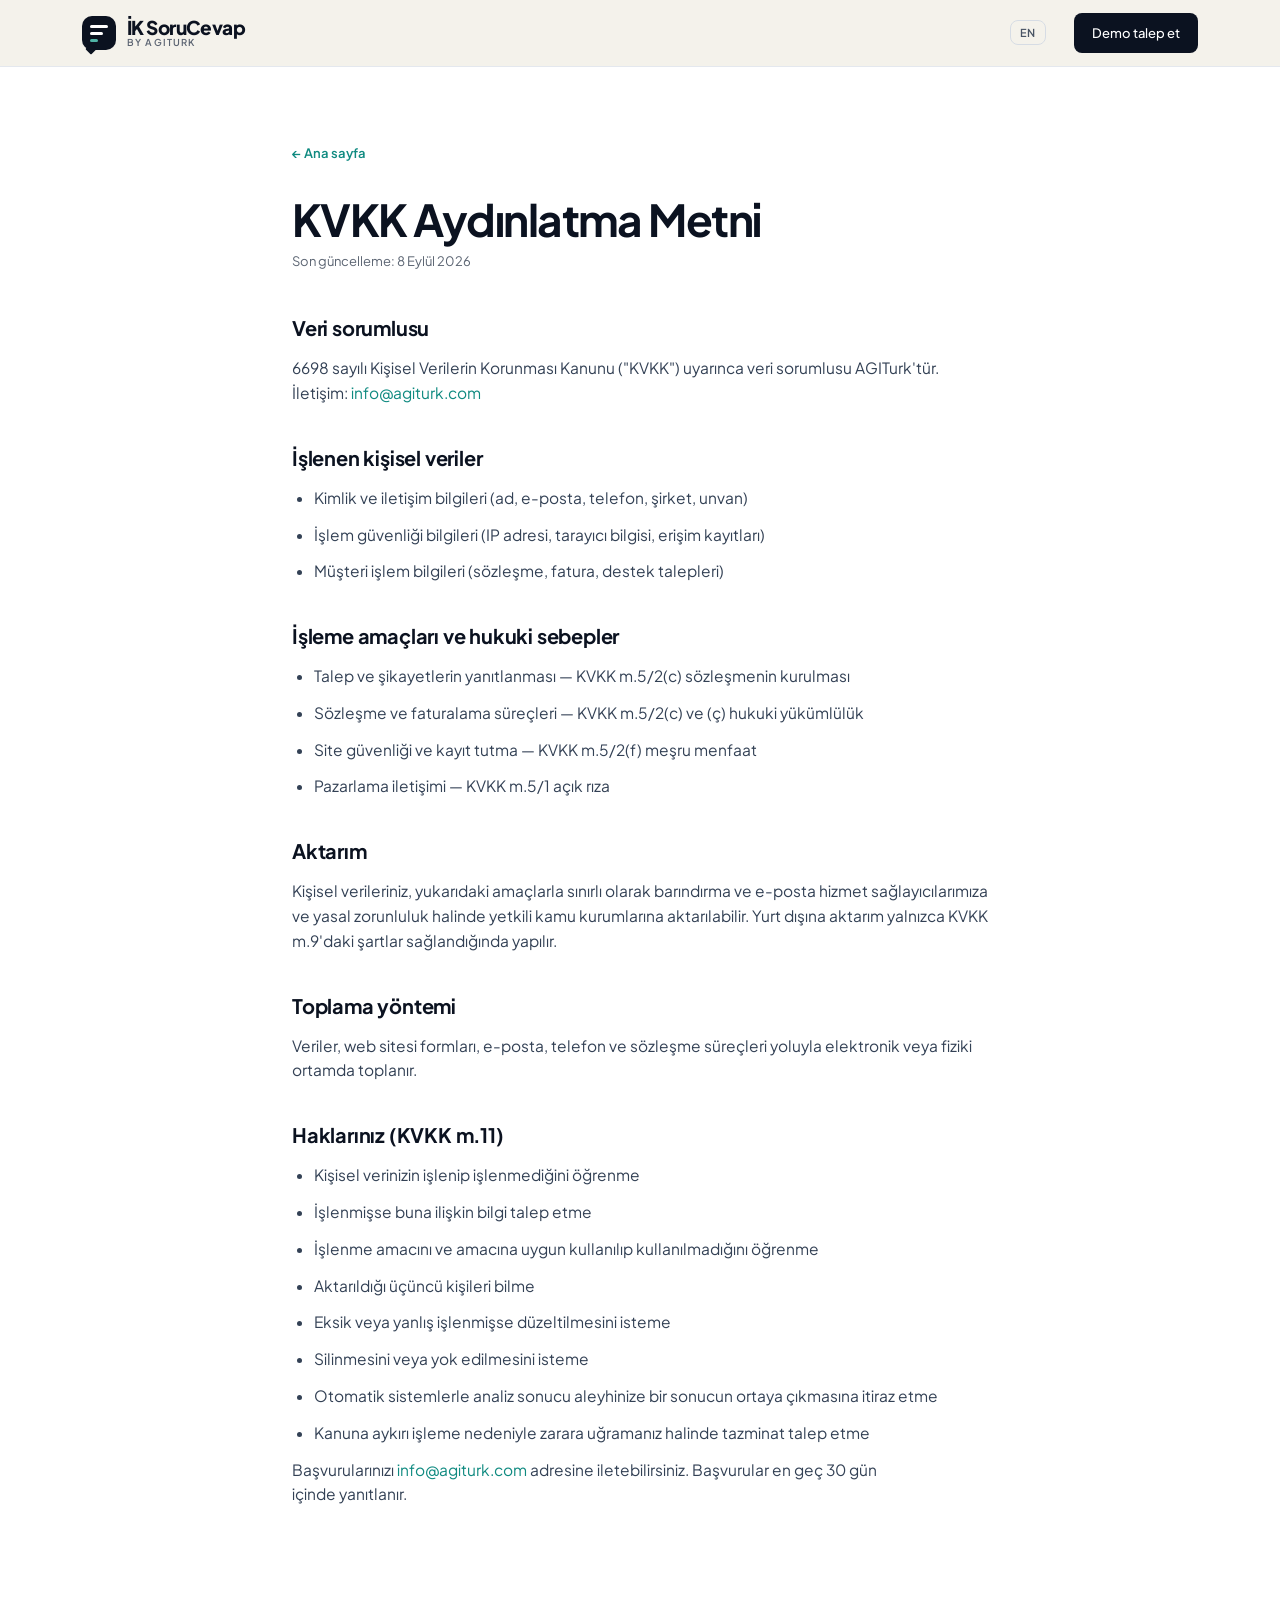
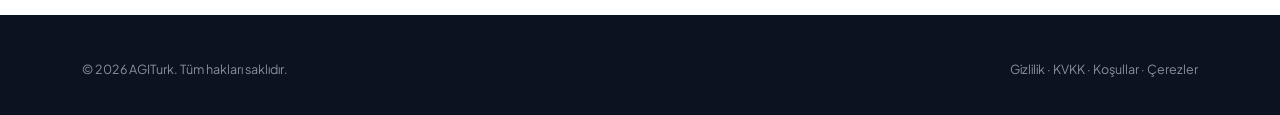
<file: kvkk.html>
<!DOCTYPE html>
<html lang="tr">
<head>
<meta charset="utf-8">
<meta name="viewport" content="width=device-width, initial-scale=1">
<title>KVKK Aydınlatma Metni | AGITurk</title>
<meta name="robots" content="noindex,follow">
<link rel="preconnect" href="https://fonts.googleapis.com">
<link rel="preconnect" href="https://fonts.gstatic.com" crossorigin>
<link href="https://fonts.googleapis.com/css2?family=Plus+Jakarta+Sans:wght@400;500;600;700;800&amp;display=swap" rel="stylesheet">
<link rel="stylesheet" href="site.css">
<script defer src="https://static.cloudflareinsights.com/beacon.min.js" data-cf-beacon='{"token": "66b200e742b14bac8f52933830bd922a"}'></script>
</head>
<body data-lang="tr">
<header>
  <div class="wrap hdr">
    <a href="index.html" class="logo" aria-label="İK SoruCevap">
      <span class="mark"><span class="box"><i></i><i></i><i></i></span><span class="tail"></span></span>
      <span class="brand"><b class="tr">İK SoruCevap</b><b class="en">HandbookIQ</b><small lang="en">BY AGITURK</small></span>
    </a>
    <nav>
      <button class="lang" onclick="toggleLang()" aria-label="Change language">EN</button>
      <a class="btn-dark tr" href="index.html#demo">Demo talep et</a><a class="btn-dark en" href="index.html#demo">Request demo</a>
    </nav>
  </div>
</header>
<main class="legal">
  <a class="back tr" href="index.html">← Ana sayfa</a><a class="back en" href="index.html">← Home</a>
  <h1 class="tr">KVKK Aydınlatma Metni</h1><h1 class="en">KVKK Privacy Notice</h1>
  <p class="updated"><span class="tr">Son güncelleme: 8 Eylül 2026</span><span class="en">Last updated: 8 September 2026</span></p>
<h2 class="tr">Veri sorumlusu</h2><h2 class="en">Data controller</h2>
<div class="tr"><p>6698 sayılı Kişisel Verilerin Korunması Kanunu ("KVKK") uyarınca veri sorumlusu AGITurk'tür. İletişim: <a href="mailto:info@agiturk.com">info@agiturk.com</a></p></div><div class="en"><p>Under Law No. 6698 on the Protection of Personal Data ("KVKK"), the data controller is AGITurk. Contact: <a href="mailto:info@agiturk.com">info@agiturk.com</a></p></div>
<h2 class="tr">İşlenen kişisel veriler</h2><h2 class="en">Personal data processed</h2>
<div class="tr"><ul><li>Kimlik ve iletişim bilgileri (ad, e-posta, telefon, şirket, unvan)</li><li>İşlem güvenliği bilgileri (IP adresi, tarayıcı bilgisi, erişim kayıtları)</li><li>Müşteri işlem bilgileri (sözleşme, fatura, destek talepleri)</li></ul></div><div class="en"><ul><li>Identity and contact data (name, email, phone, company, title)</li><li>Transaction security data (IP address, browser info, access logs)</li><li>Customer transaction data (contracts, invoices, support requests)</li></ul></div>
<h2 class="tr">İşleme amaçları ve hukuki sebepler</h2><h2 class="en">Purposes and legal bases</h2>
<div class="tr"><ul><li>Talep ve şikayetlerin yanıtlanması — KVKK m.5/2(c) sözleşmenin kurulması</li><li>Sözleşme ve faturalama süreçleri — KVKK m.5/2(c) ve (ç) hukuki yükümlülük</li><li>Site güvenliği ve kayıt tutma — KVKK m.5/2(f) meşru menfaat</li><li>Pazarlama iletişimi — KVKK m.5/1 açık rıza</li></ul></div><div class="en"><ul><li>Responding to requests and complaints — KVKK art. 5/2(c), performance of contract</li><li>Contracting and invoicing — KVKK art. 5/2(c) and (ç), legal obligation</li><li>Site security and record keeping — KVKK art. 5/2(f), legitimate interest</li><li>Marketing communication — KVKK art. 5/1, explicit consent</li></ul></div>
<h2 class="tr">Aktarım</h2><h2 class="en">Transfers</h2>
<div class="tr"><p>Kişisel verileriniz, yukarıdaki amaçlarla sınırlı olarak barındırma ve e-posta hizmet sağlayıcılarımıza ve yasal zorunluluk halinde yetkili kamu kurumlarına aktarılabilir. Yurt dışına aktarım yalnızca KVKK m.9'daki şartlar sağlandığında yapılır.</p></div><div class="en"><p>Your personal data may be transferred, limited to the purposes above, to our hosting and email providers and to authorised public bodies where legally required. Transfers abroad are made only where the conditions in KVKK art. 9 are met.</p></div>
<h2 class="tr">Toplama yöntemi</h2><h2 class="en">Method of collection</h2>
<div class="tr"><p>Veriler, web sitesi formları, e-posta, telefon ve sözleşme süreçleri yoluyla elektronik veya fiziki ortamda toplanır.</p></div><div class="en"><p>Data is collected electronically or physically through website forms, email, phone and contracting processes.</p></div>
<h2 class="tr">Haklarınız (KVKK m.11)</h2><h2 class="en">Your rights (KVKK art. 11)</h2>
<div class="tr"><ul><li>Kişisel verinizin işlenip işlenmediğini öğrenme</li><li>İşlenmişse buna ilişkin bilgi talep etme</li><li>İşlenme amacını ve amacına uygun kullanılıp kullanılmadığını öğrenme</li><li>Aktarıldığı üçüncü kişileri bilme</li><li>Eksik veya yanlış işlenmişse düzeltilmesini isteme</li><li>Silinmesini veya yok edilmesini isteme</li><li>Otomatik sistemlerle analiz sonucu aleyhinize bir sonucun ortaya çıkmasına itiraz etme</li><li>Kanuna aykırı işleme nedeniyle zarara uğramanız halinde tazminat talep etme</li></ul><p>Başvurularınızı <a href="mailto:info@agiturk.com">info@agiturk.com</a> adresine iletebilirsiniz. Başvurular en geç 30 gün içinde yanıtlanır.</p></div><div class="en"><ul><li>Learn whether your personal data is processed</li><li>Request information if it has been processed</li><li>Learn the purpose and whether it is used accordingly</li><li>Know the third parties to whom it is transferred</li><li>Request correction if incomplete or inaccurate</li><li>Request deletion or destruction</li><li>Object to a result against you arising from automated analysis</li><li>Claim compensation for damage caused by unlawful processing</li></ul><p>Send applications to <a href="mailto:info@agiturk.com">info@agiturk.com</a>. Applications are answered within 30 days at the latest.</p></div>

</main>
<footer>
  <div class="wrap">
    <div class="ft-bot" style="padding-top:0;border:0">
      <span><span class="tr">© 2026 AGITurk. Tüm hakları saklıdır.</span><span class="en">© 2026 AGITurk. All rights reserved.</span></span>
      <span>
        <a class="tr" href="gizlilik.html">Gizlilik</a><a class="en" href="gizlilik.html">Privacy</a> ·
        <a class="tr" href="kvkk.html">KVKK</a><span class="tr"> · </span>
        <a class="tr" href="kullanim-kosullari.html">Koşullar</a><a class="en" href="kullanim-kosullari.html">Terms</a> ·
        <a class="tr" href="cerez.html">Çerezler</a><a class="en" href="cerez.html">Cookies</a>
      </span>
    </div>
  </div>
</footer>
<script src="site.js"></script>
</body>
</html>
</file>
<file: site.css>
*,*::before,*::after{box-sizing:border-box;margin:0;padding:0}
html{scroll-behavior:smooth}
body{font-family:'Plus Jakarta Sans',system-ui,sans-serif;color:#0b1220;background:#fff;font-size:16px;line-height:1.6;-webkit-font-smoothing:antialiased;text-wrap:pretty}
a{color:#0f8a80;text-decoration:none}
a:hover{color:#0b6b63}
.wrap{max-width:1180px;margin:0 auto;padding:0 32px}
.eyebrow{font-weight:600;font-size:12px;letter-spacing:.08em;text-transform:uppercase;color:#5b6472;margin-bottom:18px}
h2.title{font-weight:700;font-size:clamp(28px,3.6vw,42px);line-height:1.12;letter-spacing:-.03em}
.lead{color:#4a5565;font-size:15.5px;max-width:38ch}
.fine{margin-top:18px;font-size:12.5px;color:#5b6472}
@keyframes riseIn{from{opacity:0;transform:translateY(10px)}to{opacity:1;transform:none}}
@media (prefers-reduced-motion:reduce){*{animation:none!important}}
:focus-visible{outline:2px solid #0f8a80;outline-offset:3px}

header{position:sticky;top:0;z-index:50;background:rgba(243,241,234,.92);backdrop-filter:blur(10px);border-bottom:1px solid #e4e8ee}
.hdr{height:66px;display:flex;align-items:center;justify-content:space-between;gap:24px}
.logo{display:flex;align-items:center;gap:11px;color:#0b1220}
.mark{position:relative;width:34px;height:34px;flex-shrink:0;display:block}
.mark .box{position:absolute;inset:0;background:#0b1220;border-radius:10px;display:flex;flex-direction:column;justify-content:center;gap:4px;padding:0 8px}
.mark .box i{display:block;height:3px;border-radius:2px;background:#fff}
.mark .box i:nth-child(2){width:70%}
.mark .box i:nth-child(3){width:45%;background:#4fb3a6}
.mark .tail{position:absolute;left:5px;bottom:-3px;width:8px;height:8px;background:#0b1220;transform:rotate(45deg);border-radius:1px}
.brand{display:flex;flex-direction:column;line-height:1.05}
.brand b{font-weight:800;font-size:19px;letter-spacing:-.03em}
.brand small{font-weight:600;font-size:9.5px;letter-spacing:.12em;color:#5b6472}
nav{display:flex;align-items:center;gap:28px;font-weight:600;font-size:12px;letter-spacing:.08em;text-transform:uppercase}
nav a{color:#4a5565}
nav a:hover{color:#0b1220}
.lang{font-family:inherit;font-weight:600;font-size:11px;letter-spacing:.06em;background:none;border:1px solid #d6dce4;color:#4a5565;padding:5px 9px;cursor:pointer;border-radius:8px}
.lang:hover{border-color:#0b1220;color:#0b1220}
.btn-dark{background:#0b1220;color:#fff!important;padding:10px 18px;border-radius:8px;font-weight:500;text-transform:none;letter-spacing:0;font-size:13px}
.btn-dark:hover{background:#1c2739}

.hero{padding:88px 0 72px;display:grid;grid-template-columns:repeat(auto-fit,minmax(340px,1fr));gap:64px;align-items:start}
.hero .eyebrow{color:#0f8a80;display:flex;align-items:center;gap:10px;margin-bottom:26px}
.hero .eyebrow::before{content:"";width:26px;height:1px;background:#0f8a80}
h1{font-weight:700;font-size:clamp(38px,5vw,62px);line-height:1.08;letter-spacing:-.035em;margin-bottom:22px}
h1 em{font-style:normal;color:#0f8a80}
.hero p.sub{font-size:19px;color:#4a5565;max-width:44ch;margin-bottom:34px}
.cta-row{display:flex;flex-wrap:wrap;gap:14px;align-items:center;margin-bottom:40px}
.btn-teal{background:#0f8a80;color:#fff!important;padding:15px 30px;border-radius:8px;font-weight:500;font-size:15px;display:inline-block}
.btn-teal:hover{background:#0b6b63}
.btn-link{color:#0b1220!important;padding:15px 12px;font-weight:500;font-size:15px;border-bottom:1px solid #d6dce4}
.stats{display:grid;grid-template-columns:repeat(auto-fit,minmax(120px,1fr));gap:1px;background:#e4e8ee;border-top:1px solid #e4e8ee;border-bottom:1px solid #e4e8ee}
.stat{background:#fff;padding:16px}
.stat:first-child{padding-left:0}
.stat b{display:block;font-weight:700;letter-spacing:-.03em;font-size:30px;line-height:1}
.stat span{display:block;font-weight:600;font-size:11px;letter-spacing:.06em;text-transform:uppercase;color:#5b6472;margin-top:4px}

.chat{background:#0b1220;border-radius:14px;overflow:hidden;color:#e6e3da;box-shadow:0 24px 60px -32px rgba(11,18,32,.35)}
.chat-hd{padding:14px 20px;border-bottom:1px solid rgba(255,255,255,.08);display:flex;align-items:center;justify-content:space-between;font-weight:600;font-size:11px;letter-spacing:.06em;text-transform:uppercase;color:#8a9099}
.chat-hd .l{display:flex;align-items:center;gap:9px}
.chat-hd .mini{width:18px;height:18px;border-radius:5px;background:#fff;display:flex;flex-direction:column;justify-content:center;gap:2px;padding:0 4px}
.chat-hd .mini i{display:block;height:2px;border-radius:1px;background:#0b1220}
.chat-hd .mini i:nth-child(2){width:70%}
.chat-hd .mini i:nth-child(3){width:45%;background:#0f8a80}
.chat-hd .r{display:flex;align-items:center;gap:7px;color:#4fb3a6}
.chat-hd .r::before{content:"";width:6px;height:6px;border-radius:50%;background:#4fb3a6}
.chat-bd{padding:22px 20px;display:flex;flex-direction:column;gap:12px}
.m{font-size:14.5px;animation:riseIn .45s both}
.m.u{align-self:flex-end;max-width:86%;background:#242c33;padding:11px 15px;border-radius:10px 10px 3px 10px}
.m.b{max-width:92%;background:rgba(79,179,166,.13);border:1px solid rgba(79,179,166,.22);padding:13px 15px;border-radius:10px 10px 10px 3px}
.m.b.none{background:none;border:1px dashed rgba(255,255,255,.18);color:#b8bcc2}
.m strong{font-weight:600}
.meta{display:flex;justify-content:space-between;gap:12px;margin-top:10px;font-weight:600;font-size:10.5px;letter-spacing:.08em;text-transform:uppercase;color:#8a9099}
.meta .ok{color:#4fb3a6}
.m:nth-child(2){animation-delay:.5s}.m:nth-child(3){animation-delay:1.1s}.m:nth-child(4){animation-delay:1.6s}.m:nth-child(5){animation-delay:2.2s}.m:nth-child(6){animation-delay:2.7s}

.trust{border-top:1px solid #e4e8ee;border-bottom:1px solid #e4e8ee;background:#f5f7fa}
.trust .wrap{padding-top:20px;padding-bottom:20px;display:flex;flex-wrap:wrap;gap:14px 40px;font-weight:600;font-size:11.5px;letter-spacing:.06em;text-transform:uppercase;color:#5c6470}

.problem{padding:96px 0}
.problem .grid{display:grid;grid-template-columns:repeat(auto-fit,minmax(300px,1fr));gap:48px;align-items:start}
.row{border-top:1px solid #e4e8ee;padding:24px 0;display:grid;grid-template-columns:56px minmax(0,1fr);gap:20px}
.row:last-child{border-bottom:1px solid #e4e8ee}
.row .k{font-weight:600;font-size:12px;color:#0f8a80;letter-spacing:.06em;padding-top:4px}
.row h3{font-size:17px;font-weight:600;margin-bottom:6px}
.row p{color:#4a5565;font-size:15.5px;max-width:56ch}

.how{background:#f5f7fa;border-top:1px solid #e4e8ee;padding:96px 0}
.split{display:flex;flex-wrap:wrap;justify-content:space-between;align-items:end;gap:24px;margin-bottom:56px}
.steps{display:grid;grid-template-columns:repeat(auto-fit,minmax(220px,1fr));gap:36px;border-top:1px solid #dbe0e8;padding-top:28px}
.step .n{font-weight:600;font-size:11px;letter-spacing:.08em;color:#0f8a80;margin-bottom:14px}
.step h3{font-size:17px;font-weight:600;margin-bottom:8px}
.step p{color:#4a5565;font-size:15px}
.shot{margin-top:56px;border:1px solid #dbe0e8;border-radius:14px;overflow:hidden;background:#fff;box-shadow:0 30px 70px -40px rgba(11,18,32,.3)}
.shot-chrome{display:flex;align-items:center;gap:7px;padding:12px 16px;background:#eef1f5;border-bottom:1px solid #dbe0e8}
.shot-chrome span{width:10px;height:10px;border-radius:50%;background:#d7dce3}
.shot-chrome span:nth-child(1){background:#ec6a5e}
.shot-chrome span:nth-child(2){background:#f4bf4f}
.shot-chrome span:nth-child(3){background:#61c454}
.shot-chrome em{font-style:normal;margin-left:10px;font-size:12px;color:#5b6472;background:#fff;border:1px solid #dbe0e8;border-radius:6px;padding:3px 10px}
.shot-window{position:relative;height:520px;overflow:hidden;background:#0b1220}
.shot-scroll{position:absolute;top:0;left:0;width:100%;height:auto;display:block;animation:shotScroll 22s ease-in-out infinite;--scroll-end:0px}
.shot-window::after{content:"";position:absolute;left:0;right:0;bottom:0;height:56px;background:linear-gradient(to bottom,rgba(11,18,32,0),rgba(11,18,32,.75));pointer-events:none}
@keyframes shotScroll{
  0%,8%{transform:translateY(0)}
  46%,54%{transform:translateY(var(--scroll-end))}
  92%,100%{transform:translateY(0)}
}
@media (prefers-reduced-motion:reduce){.shot-scroll{animation:none}}
@media (max-width:720px){.shot-window{height:380px}}

.diff{background:#0b1220;color:#e6e3da;padding:96px 0}
.diff .eyebrow{color:#4fb3a6}
.diff .lead{color:#a8aeb6;font-size:17px;max-width:none}
.diff .grid{display:grid;grid-template-columns:repeat(3,1fr);gap:1px;background:rgba(255,255,255,.1)}
.cell{background:#0b1220;padding:30px 28px}
.cell h3{font-weight:700;font-size:19px;letter-spacing:-.01em;margin-bottom:10px}
.cell p{color:#a8aeb6;font-size:15px}

.pricing{padding:96px 0}
.plans{display:grid;grid-template-columns:repeat(auto-fit,minmax(260px,1fr));gap:1px;background:#e4e8ee;border:1px solid #e4e8ee;border-radius:14px;overflow:hidden}
.plan{background:#fff;padding:34px 28px;display:flex;flex-direction:column}
.plan.hi{background:#0b1220;color:#e6e3da}
.plan .top{display:flex;justify-content:space-between;align-items:center;gap:12px}
.plan h3{font-weight:700;font-size:26px}
.plan .tag{font-weight:600;font-size:10.5px;letter-spacing:.06em;text-transform:uppercase;color:#0b1220;background:#4fb3a6;padding:4px 9px;border-radius:99px}
.plan .who{font-weight:600;font-size:11.5px;letter-spacing:.06em;text-transform:uppercase;color:#5b6472;margin-top:4px}
.plan.hi .who{color:#8a9099}
.plan .price{display:flex;align-items:baseline;gap:6px;margin:22px 0 20px}
.plan .price b{font-weight:700;letter-spacing:-.03em;font-size:44px;line-height:1}
.plan .price span{color:#5b6472;font-size:14px}
.plan.hi .price span{color:#8a9099}
.plan ul{list-style:none;display:flex;flex-direction:column;gap:9px;font-size:15px;color:#4a5565;border-top:1px solid #e4e8ee;padding-top:20px;margin-bottom:26px}
.plan.hi ul{color:#c6cad0;border-top-color:rgba(255,255,255,.12)}
.plan>a{margin-top:auto;text-align:center;border:1px solid #0b1220;color:#0b1220;padding:13px;border-radius:8px;font-weight:500;font-size:14.5px}
.plan>a:hover{background:#0b1220;color:#fff}
.plan.hi>a{background:#4fb3a6;color:#0b1220;border-color:#4fb3a6;font-weight:600}
.plan.hi>a:hover{background:#6fc9bd}

.cta{border-top:1px solid #e4e8ee;background:#f5f7fa;padding:88px 0}
.cta .grid{display:grid;grid-template-columns:repeat(auto-fit,minmax(280px,1fr));gap:48px;align-items:center}
.cta h2{font-weight:700;font-size:clamp(30px,4vw,48px);line-height:1.08;letter-spacing:-.035em;margin-bottom:16px}
.cta p{color:#4a5565;font-size:17px;max-width:46ch}
.cta .side{display:flex;flex-direction:column;gap:14px;align-items:flex-start}
.cta .note{font-weight:600;font-size:12px;letter-spacing:.08em;text-transform:uppercase;color:#5b6472}

footer{background:#0b1220;color:#8a9099}
footer .wrap{padding-top:44px;padding-bottom:36px}
.ft-top{display:flex;flex-wrap:wrap;gap:32px 64px;justify-content:space-between;padding-bottom:28px;border-bottom:1px solid rgba(255,255,255,.08)}
.ft-brand{display:flex;align-items:center;gap:10px}
.ft-brand .mark{width:26px;height:26px}
.ft-brand .mark .box{background:#fff;border-radius:8px;gap:3px;padding:0 6px}
.ft-brand .mark .box i{height:2.5px;background:#0b1220}
.ft-brand .mark .box i:nth-child(3){background:#0f8a80}
.ft-brand .mark .tail{background:#fff;left:4px;bottom:-2px;width:6px;height:6px}
.ft-brand b{color:#fff;font-weight:700;letter-spacing:-.02em;font-size:14px}
.ft-desc{margin-top:14px;font-size:13.5px;max-width:34ch;color:#8a9099}
.ft-mail{display:inline-block;margin-top:12px;color:#b8bcc2;font-size:14px}
.ft-cols{display:flex;flex-wrap:wrap;gap:28px 48px}
.ft-col h4{font-weight:600;font-size:11px;letter-spacing:.08em;text-transform:uppercase;color:#5b6472;margin-bottom:12px}
.ft-col a{display:block;color:#b8bcc2;font-size:14px;margin-bottom:8px}
.ft-col a:hover{color:#fff}
.ft-bot{display:flex;flex-wrap:wrap;gap:12px 24px;justify-content:space-between;padding-top:22px;font-size:12.5px}
.ft-bot a{color:#8a9099}
.ft-bot a:hover{color:#fff}

/* legal pages */
.legal{max-width:760px;margin:0 auto;padding:72px 32px 96px}
.legal h1{font-size:clamp(30px,4vw,44px);margin-bottom:8px}
.legal .updated{font-size:13px;color:#5b6472;margin-bottom:40px}
.legal h2{font-size:20px;font-weight:700;margin:36px 0 12px;letter-spacing:-.01em}
.legal p,.legal li{color:#334155;font-size:15.5px;margin-bottom:12px}
.legal ul{padding-left:22px;margin-bottom:12px}
.legal .back{display:inline-block;margin-bottom:32px;font-weight:600;font-size:13px}

@media (max-width:720px){
  .wrap{padding:0 20px}
  nav{gap:14px}
  nav .hide-m{display:none}
  .hero{padding:56px 0 48px;gap:40px}
  .problem,.how,.diff,.pricing{padding:64px 0}
  .cta{padding:56px 0}
  .legal{padding:48px 20px 72px}
}

[data-lang="en"] .tr{display:none!important}
[data-lang="tr"] .en{display:none!important}
@media (max-width:900px){.diff .grid{grid-template-columns:repeat(2,1fr)}}
@media (max-width:560px){.diff .grid{grid-template-columns:1fr}}
</file>
